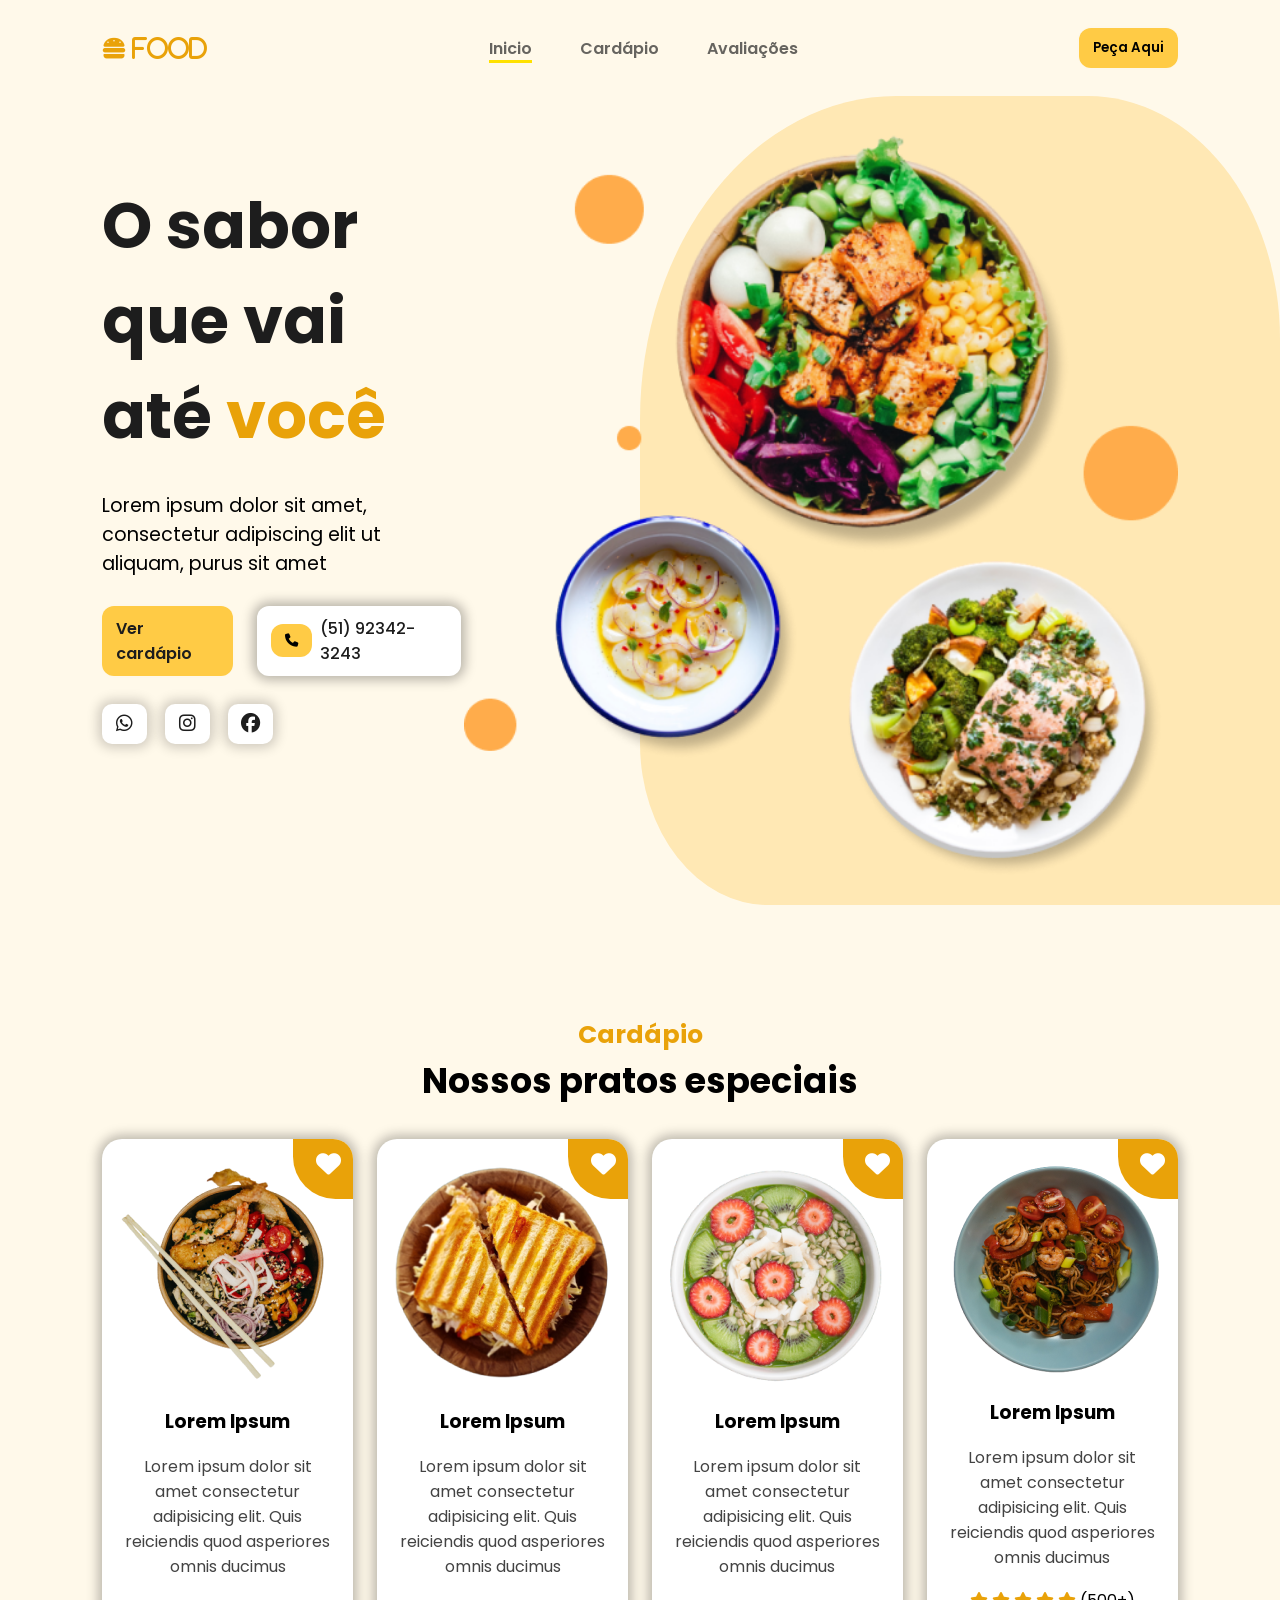
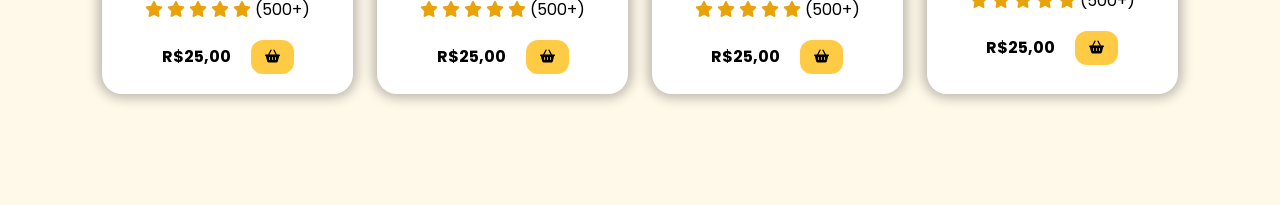
<file: src/index.html>
<!DOCTYPE html>
<html lang="pt-br">
<head>
    <meta charset="UTF-8">
    <meta name="viewport" content="width=device-width, initial-scale=1.0">
    <title>COMAFOOD</title>
    <script src="https://cdnjs.cloudflare.com/ajax/libs/jquery/3.7.1/jquery.min.js" integrity="sha512-v2CJ7UaYy4JwqLDIrZUI/4hqeoQieOmAZNXBeQyjo21dadnwR+8ZaIJVT8EE2iyI61OV8e6M8PP2/4hpQINQ/g==" crossorigin="anonymous" referrerpolicy="no-referrer"></script>

    <link rel="stylesheet" href="style/style.css">
    <link rel="stylesheet" href="style/header.css">
    <link rel="stylesheet" href="style/home.css">
    <link rel="stylesheet" href="style/menu.css">

    <link rel="stylesheet" href="https://cdnjs.cloudflare.com/ajax/libs/font-awesome/6.6.0/css/all.min.css" integrity="sha512-Kc323vGBEqzTmouAECnVceyQqyqdsSiqLQISBL29aUW4U/M7pSPA/gEUZQqv1cwx4OnYxTxve5UMg5GT6L4JJg==" crossorigin="anonymous" referrerpolicy="no-referrer" />
    
    


<body>
   
    </head>
        <header> 
            <nav id="navbar">
                    <i class="fa-solid fa-burger" id="nav_logo"> FOOD</i>

                    <ul id="nav_list">
                        <li class="nav-item active"><a href="#home">Inicio</a>
                        </li>
                        <li class="nav-item"><a href="#menu">Cardápio</a>
                        </li>
                        <li class="nav-item"><a href="#testimonials">Avaliações</a>
                        </li>
                    </ul>

                    <button class="btn-default">
                        Peça Aqui
                    </button>
                    <button id="mobile_btn">
                        <i class="fa-solid fa-bars"></i>
                    </button>
            </nav>
            
            <div id="mobile_menu">
                <ul id="mobile_nav_list">
                    <li class="nav-item "><a href="#home">Inicio</a>
                    </li>
                    <li class="nav-item"><a href="#menu">Cardápio</a>
                    </li>
                    <li class="nav-item"><a href="#testimonials">Avaliações</a>
                    </li>
                    <button class="btn-default">
                        Peça Aqui
                    </button>
                    
                </ul>
                
            </div>
                

              
            
        </header>
        <script src="javascript/script.js"></script>

        <main id="content">
            <section id="home">
                <div class="shape"></div>
                <div id="cta">
                    <h1 class="title">
                        O sabor que vai até
                        <span>você</span>
                    </h1>
    
                    <p class="description">
                        Lorem ipsum dolor sit amet, consectetur 
                        adipiscing elit ut aliquam, purus sit amet
                    </p>
    
                    <div id="cta_buttons">
                        <a href="#" class="btn-default">
                            Ver cardápio
                        </a>
    
                        <a href="tel:+55555555555" id="phone_button">
                            <button class="btn-default">
                                <i class="fa-solid fa-phone"></i>
                            </button>
                            (51) 92342-3243
                        </a>
                    </div>
    
                    <div class="social-media-buttons">
                        <a href="">
                            <i class="fa-brands fa-whatsapp"></i>
                        </a>
    
                        <a href="">
                            <i class="fa-brands fa-instagram"></i>
                        </a>
    
                        <a href="">
                            <i class="fa-brands fa-facebook"></i>
                        </a>
                    </div>
                </div>
    
                <div id="banner">
                    <img src="image/hero.png" alt="">
                </div>
            
            
            </section>

            <section id="menu">
                <h2 class="section-title">Cardápio</h2>
                <h3 class="section-subtitle">Nossos pratos especiais</h3>

                <div id="dishes">
                    <div class="dish">
                        <div class="dish-heart">
                            <i class="fa-solid fa-heart"></i>
                        </div>

                        <img src="image/dish.png" alt="">

                        <h3 class="dish-title">Lorem Ipsum</h3>

                        <span class="dish-description">
                            Lorem ipsum dolor sit amet consectetur adipisicing elit. Quis reiciendis quod asperiores omnis ducimus
                        </span>

                        <div class="dish-rate">
                            <i class="fa-solid fa-star"></i>
                            <i class="fa-solid fa-star"></i>
                            <i class="fa-solid fa-star"></i>
                            <i class="fa-solid fa-star"></i>
                            <i class="fa-solid fa-star"></i>
                            <span>(500+)</span>
                        </div>

                        <div class="dish-price">
                            <h4>R$25,00</h4>
                            <button class="btn-default">
                                <i class="fa-solid fa-basket-shopping"></i>
                            </button>
                        </div>

                    </div>

                    <div class="dish">
                        <div class="dish-heart">
                            <i class="fa-solid fa-heart"></i>
                        </div>

                        <img src="image/dish2.png" alt="">

                        <h3 class="dish-title">Lorem Ipsum</h3>

                        <span class="dish-description">
                            Lorem ipsum dolor sit amet consectetur adipisicing elit. Quis reiciendis quod asperiores omnis ducimus
                        </span>

                        <div class="dish-rate">
                            <i class="fa-solid fa-star"></i>
                            <i class="fa-solid fa-star"></i>
                            <i class="fa-solid fa-star"></i>
                            <i class="fa-solid fa-star"></i>
                            <i class="fa-solid fa-star"></i>
                            <span>(500+)</span>
                        </div>

                        <div class="dish-price">
                            <h4>R$25,00</h4>
                            <button class="btn-default">
                                <i class="fa-solid fa-basket-shopping"></i>
                            </button>
                        </div>

                    </div>

                    <div class="dish">
                        <div class="dish-heart">
                            <i class="fa-solid fa-heart"></i>
                        </div>

                        <img src="image/dish3.png" alt="">

                        <h3 class="dish-title">Lorem Ipsum</h3>

                        <span class="dish-description">
                            Lorem ipsum dolor sit amet consectetur adipisicing elit. Quis reiciendis quod asperiores omnis ducimus
                        </span>

                        <div class="dish-rate">
                            <i class="fa-solid fa-star"></i>
                            <i class="fa-solid fa-star"></i>
                            <i class="fa-solid fa-star"></i>
                            <i class="fa-solid fa-star"></i>
                            <i class="fa-solid fa-star"></i>
                            <span>(500+)</span>
                        </div>

                        <div class="dish-price">
                            <h4>R$25,00</h4>
                            <button class="btn-default">
                                <i class="fa-solid fa-basket-shopping"></i>
                            </button>
                        </div>

                    </div>

                    <div class="dish">
                        <div class="dish-heart">
                            <i class="fa-solid fa-heart"></i>
                        </div>

                        <img src="image/dish4.png" alt="">

                        <h3 class="dish-title">Lorem Ipsum</h3>

                        <span class="dish-description">
                            Lorem ipsum dolor sit amet consectetur adipisicing elit. Quis reiciendis quod asperiores omnis ducimus
                        </span>

                        <div class="dish-rate">
                            <i class="fa-solid fa-star"></i>
                            <i class="fa-solid fa-star"></i>
                            <i class="fa-solid fa-star"></i>
                            <i class="fa-solid fa-star"></i>
                            <i class="fa-solid fa-star"></i>
                            <span>(500+)</span>
                        </div>

                        <div class="dish-price">
                            <h4>R$25,00</h4>
                            <button class="btn-default">
                                <i class="fa-solid fa-basket-shopping"></i>
                            </button>
                        </div>
                        

                        
                    
                    </div>

                        

                    
                </div>
            </section>

        
        </main>



    
</body>
</html>
</file>
<file: src/style/style.css>
@charset "UTF-8";
@import url('https://fonts.googleapis.com/css2?family=Bebas+Neue&family=Poppins:ital,wght@0,100;0,200;0,300;0,400;0,500;0,600;0,700;0,800;0,900;1,100;1,200;1,300;1,400;1,500;1,600;1,700;1,800;1,900&display=swap');

*{
    margin: 0;
    padding: 0;
    box-sizing: border-box;
    font-family: 'Poppins', sans-serif;
    
}
body{
    background-color: #fff9ea;
}
section{
    padding: 28px 8%;
    
   
}
.btn-default {
    
    border: none;
    display: flex;
    align-items: center;
    justify-content: center;
    background-color: #ffcb45;
    border-radius: 12px;
    padding: 10px 14px;
    font-weight: 600;
    box-shadow: 0px 0px 10px 2px rgba(0, 0, 0, 0.007);
    cursor: pointer;
    transition: background-color .3s ease;
}
.btn-default:hover{
    background-color: #f8d477;
}

.social-media-buttons{
    
    display: flex;
    gap: 18px;
    
}

.social-media-buttons a {

    display: flex;
    align-items: center;
    justify-content: center;
    background-color: #fff;
    width: 45px;
    height: 40px;
    font-size: 1.2rem;
    border-radius: 10px;
    text-decoration: none;
    color: #1d1d1d;
    box-shadow: 0px 0px 12px 4px rgba(0, 0, 0, 0.185);
    transition: background-color 1.3s ease;
   
}

.social-media-buttons a:hover{
    box-shadow: 0px 0px 12px 4px rgba(0, 0, 0, 0.247);
}

.section-title{
    color: #e9a209;
    font-size: 1.563rem;

}

.section-subtitle{
    font-size: 2.1875rem;
}
</file>
<file: src/style/header.css>
header{
    width: 100%;
    padding: 28px 8%;
    position: sticky;
    top: 0;
    background-color: #fff9ea;
    z-index: 3;
}

#navbar{
    width: 100%;
    display: flex;
    align-items: center;
    justify-content: space-between;
}
#nav_logo{
    font-size: 24px;
    color: #e9a209;
}
#nav_list{
    display: flex;
    list-style: none;
    gap: 48px;
}
.nav-item a {
    text-decoration: none;
    color: #1d1d1dad;
    font-weight: 600;
}

.nav-item.active a {
    color: #1d1d1dad;
    border-bottom: 3px solid #ffe100 ;
}

#mobile_btn {
    display: none;
}
#mobile_menu{
    display: none;
}

@media screen and (max-width: 1170px) {
    #nav_list,
    #navbar .btn-default {
    
        display: none;
    }
    #mobile_btn {
        display: block;
        border: none;
        background-color: transparent;
        font-size: 1.5rem;
        cursor: pointer;
    }
    
}
@media screen and (max-width: 450px){
    #navbar{
        flex-direction: row-reverse;
    }
}
#mobile_menu.active{
    display: flex;
    flex-direction: column;
    align-items: center;
}

#mobile_nav_list{
    display: flex;
    flex-direction: column;
    gap: 12px;
    margin: 12px 0px;
    
}

#mobile_nav_list .nav-item{
    list-style: none;
    text-align: center;
}
</file>
<file: src/style/home.css>
#home {
    display: flex;
    min-height: calc(100vh - 91px);
    position: relative;
}

#cta {
    width: 35%;
    display: flex;
    flex-direction: column;
    gap: 28px;
    margin-top: 5%;
}

#cta .title{
    font-size: 4rem;
    color: #1d1d1d;
}
#cta .title span{
    color: #e9a209;
}

#cta .description{
    font-size: 1.2rem;
}
#cta_buttons{
    display: flex;
    gap: 24px;
}
#cta_buttons a {
    text-decoration: none;
    color: #1d1d1d;

}

#phone_button{
    display: flex;
    gap: 8px;
    align-items: center;
    background-color: #fff;
    padding: 8px 14px;
    font-weight: 500;
    box-shadow: 0px 0px 12px 4px rgba(0, 0, 0, 0.281);
    border-radius: 12px;
}

#phone_button button {
    box-shadow: none;
}

#banner{
    display: flex;
    align-items: start;
    justify-content: end;
    width: 70%;
    z-index: 2;
}

#banner img{
    height: 100%;
    width: fit-content;
}

.shape{
    background-color: #ffe8b4;
    width: 50%;
    height: 100%;
    position: absolute;
    border-radius: 40% 30% 0% 20%;
    top: 0;
    right: 0;
    z-index: 1;
}

@media screen and (max-width: 1170px) {
    #home {
        min-width: 100%;
        padding-top: 0px;
    }

    #banner, #banner img, #home .shape{
        display: none;
    }

    #cta {
        width: 100%;
        text-align: center;
        align-items: center;
    }
}

@media screen and (max-width: 450px){
    #phone_button button {
        display: none;
    }
}
</file>
<file: src/style/menu.css>
#menu{
    display:flex;
    flex-direction: column;
    justify-content: center;
    align-items: center;
    min-height: 100vh;
}

#dishes{
    width: 100%;
    display: flex;
    justify-content: center;
    gap: 24px;
    margin-top: 32px;
}

.dish{
    background-color: #fff;
    display: flex;
    flex-direction: column;
    align-items: center;
    border-radius: 20px;
    gap: 18px;
    width: 25%;
    padding: 20px;
    box-shadow: 0px 0px 12px 4px rgba(0, 0, 0, 0.267);
    position: relative;
    overflow: hidden;
}

.dish-heart{
    position: absolute;
    background-color: #e9a209;
    display: flex;
    align-items: center;
    justify-content: center;
    font-size: 1.563rem;
    color: #fff;
    width: 70px;
    height: 70px;
    right: -10px;
    top: -10px;
    border-radius: 0px 37.5px 0px 42.5px;

}

.dish-description{
    color: #434343;
    text-align: center;
}

.dish-rate i {
    color: #e9a209;
}

.dish-price{
    display: flex;
    align-items: center;
    gap: 20px;

}

@media screen and ( max-width: 1170px){
    #dishes{
        flex-wrap:  wrap;
        justify-content: center;
    }

    .dish{
        width: calc(50% - 12%);
    }
}

@media screen and ( max-width: 600px) {

    .dish{
        width: 100%
    }
}
</file>
